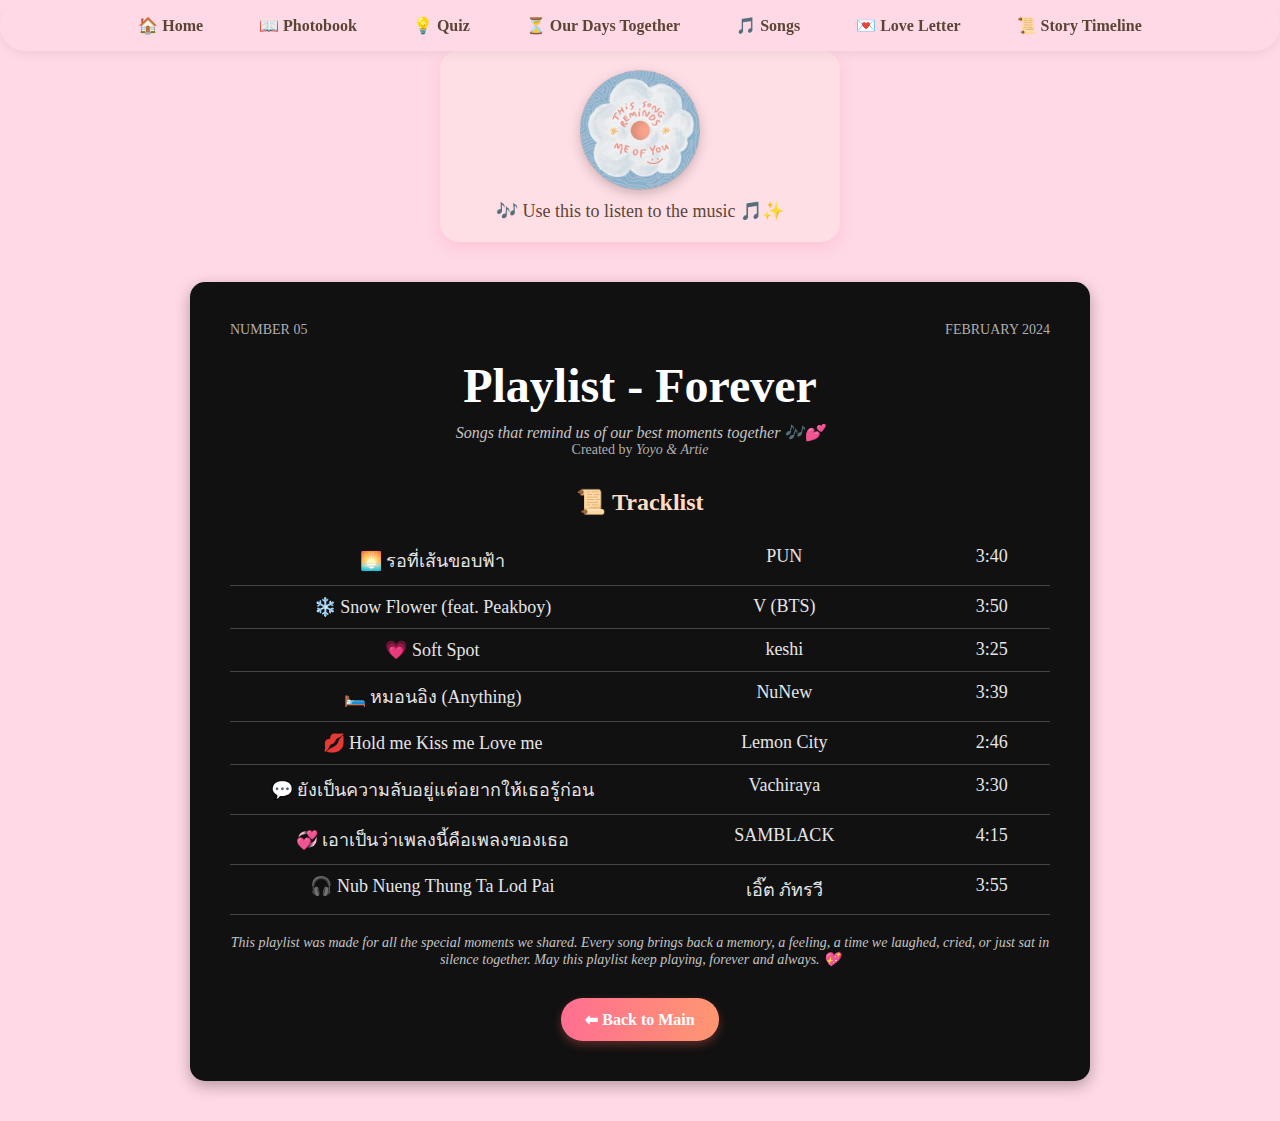
<file: pages/page5.html>
<!DOCTYPE html>
<html lang="en">
<head>
    <meta charset="UTF-8">
    <meta name="viewport" content="width=device-width, initial-scale=1.0">
    <title>🎶 Our Playlist</title>
    <link rel="stylesheet" href="../css/page5.css">
    
</head>
<body>

    <!-- Navigation Bar -->
    <nav class="navbar">
        <ul class="nav-links">
            <li><a href="../index.html">🏠 Home</a></li>
            <li><a href="page2.html">📖 Photobook</a></li>
            <li><a href="page3.html">💡 Quiz</a></li>
            <li><a href="page4.html">⏳ Our Days Together</a></li>
            <li><a href="page5.html">🎵 Songs</a></li>
            <li><a href="page6.html">💌 Love Letter</a></li>  
            <li><a href="page7.html">📜 Story Timeline</a></li>
        </ul>
    </nav>
    <div class="music-container">
        <div class="music-box">
            <img src="../images/Subject 5.png" alt="Use this to listen to music" class="music-image">
            <p class="music-text">🎶 Use this to listen to the music 🎵✨</p>
        </div>
    </div>
    <div class="playlist-container">
        <!-- Header -->
        <div class="playlist-header">
            <span class="issue">NUMBER 05</span>
            <span class="date">FEBRUARY 2024</span>
        </div>

        <!-- Playlist Title -->
        <h1 class="playlist-title">Playlist - Forever</h1>
        <p class="subtitle">Songs that remind us of our best moments together 🎶💕</p>
        <p class="editor">Created by <em>Yoyo & Artie</em></p>

        <!-- Song List -->
        <div class="playlist-content">
            <h2>📜 Tracklist</h2>
            <div class="playlist-table">
                <div class="song-row"><span>🌅 รอที่เส้นขอบฟ้า</span> <span>PUN</span> <span>3:40</span></div>
                <div class="song-row"><span>❄️ Snow Flower (feat. Peakboy)</span> <span>V (BTS)</span> <span>3:50</span></div>
                <div class="song-row"><span>💗 Soft Spot</span> <span>keshi</span> <span>3:25</span></div>
                <div class="song-row"><span>🛏️ หมอนอิง (Anything)</span> <span>NuNew</span> <span>3:39</span></div>
                <div class="song-row"><span>💋 Hold me Kiss me Love me</span> <span>Lemon City</span> <span>2:46</span></div>
                <div class="song-row"><span>💬 ยังเป็นความลับอยู่แต่อยากให้เธอรู้ก่อน</span> <span>Vachiraya</span> <span>3:30</span></div>
                <div class="song-row"><span>💞 เอาเป็นว่าเพลงนี้คือเพลงของเธอ</span> <span>SAMBLACK</span> <span>4:15</span></div>
                <div class="song-row"><span>🎧 Nub Nueng Thung Ta Lod Pai</span> <span>เอิ๊ต ภัทรวี</span> <span>3:55</span></div>
            </div>
        </div>

        <!-- Description -->
        <p class="playlist-description">
            This playlist was made for all the special moments we shared.  
            Every song brings back a memory, a feeling, a time we laughed, cried, or just sat in silence together.  
            May this playlist keep playing, forever and always. 💖
        </p>

        <!-- Back to Main -->
        <a href="../index.html" class="button back-button">⬅ Back to Main</a>
    </div>
    

</body>
</html>
</file>
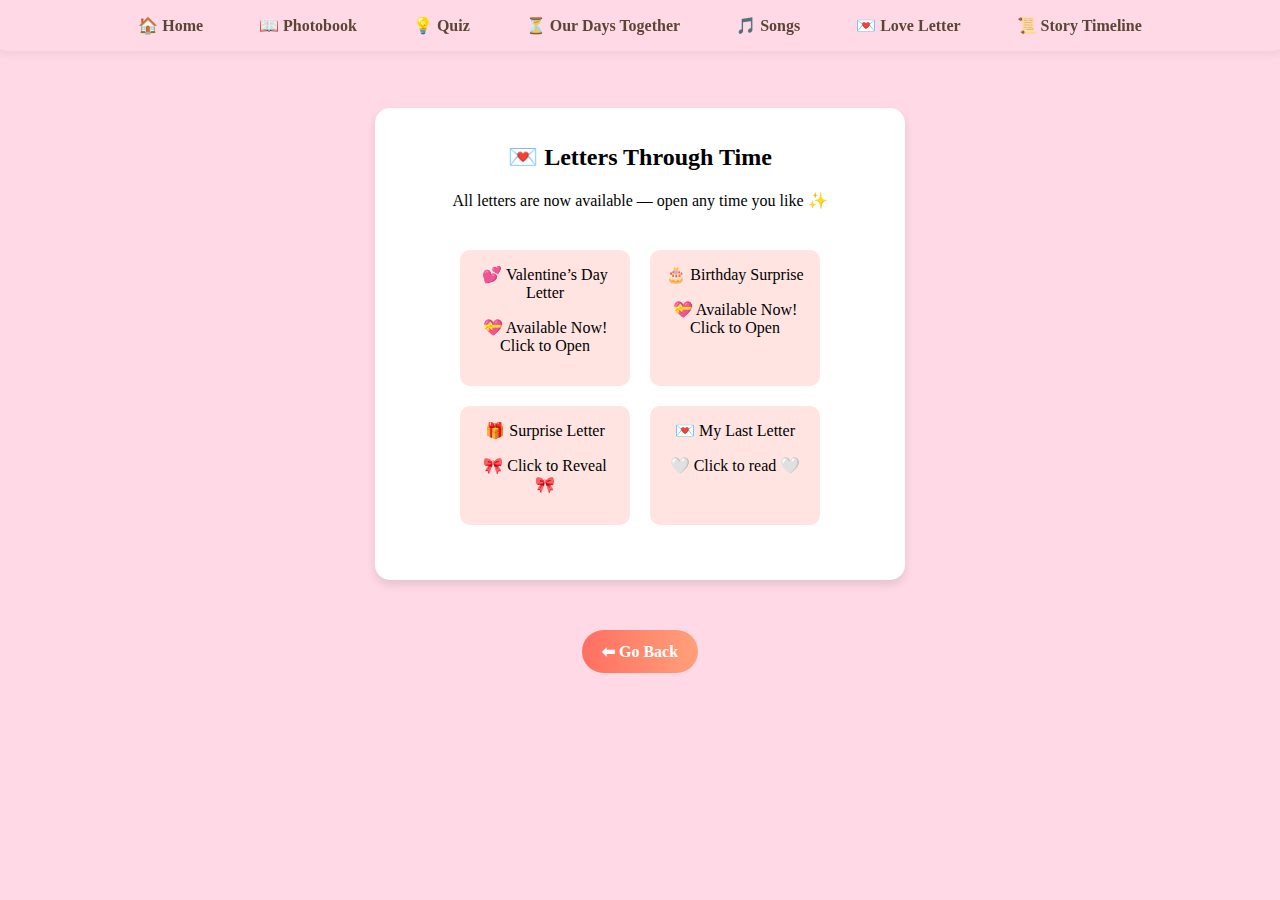
<file: pages/page6.html>
<!DOCTYPE html>
<html lang="en">
<head>
  <meta charset="UTF-8">
  <meta name="viewport" content="width=device-width, initial-scale=1.0">
  <title>Love Letters 💌</title>
  <link rel="stylesheet" href="../css/page6.css">
  <!-- JS หน้านี้ -->
  <script src="../js/page6.js" defer></script>
</head>
<body>

  <!-- 🌸 Navigation Bar -->
  <nav class="navbar">
    <ul class="nav-links">
      <li><a href="../index.html">🏠 Home</a></li>
      <li><a href="page2.html">📖 Photobook</a></li>
      <li><a href="page3.html">💡 Quiz</a></li>
      <li><a href="page4.html">⏳ Our Days Together</a></li>
      <li><a href="page5.html">🎵 Songs</a></li>
      <li><a href="page6.html">💌 Love Letter</a></li>
      <li><a href="page7.html">📜 Story Timeline</a></li>
    </ul>
  </nav>

  <!-- 💌 Letters Through Time -->
  <div class="section-box">
    <h2>💌 Letters Through Time</h2>
    <p class="section-subtitle">All letters are now available — open any time you like ✨</p>

    <div class="letter-box">

      <!-- Valentine's Day (available now) -->
      <div class="letter-card" id="valentineBox" data-target="valentineLetter">
        💕 Valentine’s Day Letter
        <p>💝 Available Now! Click to Open</p>
      </div>

      <!-- Birthday (available now) -->
      <div class="letter-card" id="birthdayBox" data-target="birthdayLetter">
        🎂 Birthday Surprise
        <p>💝 Available Now! Click to Open</p>
      </div>

      <!-- Surprise (available) -->
      <div class="letter-card" id="surpriseBox" data-target="surpriseLetter">
        🎁 Surprise Letter
        <p>🎀 Click to Reveal 🎀</p>
      </div>

      <!-- 🩷 My Last Letter (ใหม่ เปิดได้เลย) -->
      <div class="letter-card" id="lastLetterBox" data-target="lastLetter">
        💌 My Last Letter
        <p>🤍 Click to read 🤍</p>
      </div>

    </div>
  </div>

  <!-- 📜 Letters Content (ซ่อนอยู่, กดการ์ดถึงจะโชว์) -->
  <div id="valentineLetter" class="reveal-message">
    💌 “On this special day of love, I want you to know just how deeply I cherish you.
    You are my favorite part of every day. Happy Valentine’s Day, Artie. 💖✨” 💖
  </div>

  <div id="birthdayLetter" class="reveal-message">
    🎉 “Happy Birthday ,I hope I could be the present you truly cherish on your birthday this year.
    Thank you for being someone so special in my life. I wish you endless happiness and warmth,
    and I hope you always feel how deeply I care for you. No matter what happens, I’ve always been
    by your side — quietly cheering you on in your brightest moments and holding space for you
    during your hardest days. Just know that whenever you turn around, I’ll be right here.
    Love you the most my Teeruk ” 🎊
  </div>

  <div id="surpriseLetter" class="reveal-message">
    ✨ Life is full of unexpected surprises, but my favorite one has been you.
    Every day, I discover new reasons to love you even more 💌🌟
  </div>

  <!-- 🩷 My Last Letter Content -->
  <div id="lastLetter" class="reveal-message">

    🤍 “ข้อความสุดท้ายเเล้ว โหยวไม่เเน่ใจเลยว่าอ้าตจะได้อ่านมันมั้ยโหยวเขียนตอนที่เราเลิกกันได้สักพักแล้วสิ่งที่อยากจะบอกต่อจากนี้มาจากใจจิงนะคะ โหยวขอบคุณที่อ้าตผ่านเข้ามาในชีวิตได้ใช้เวลาร่วมกันเป็นความทรงจำที่ดีมากจริงๆโหยวสนุกมากและมีความสุขกับทุกช่วงเวลาที่อยู่กับยูขอบคุณที่เข้ามาสอนอะไรมากมายทำให้รู้จักรักในอีกรูปแบบนึงที่ไม่เคยรู้จักมาก่อน และขอโทษจากใจจริงๆถ้าที่ผ่านมาความรักหรือแม้แต่ความพยายามของโหยวทำร้ายอ้าตลงไป โหยวหวังดีและยังคงเป็นห่วงอ้าตอยู่เสมอถึงอ้าตจะไม่ได้อ่านข้อความนี้ก็ไม่เป็นไรเลยมันเเค่ติดอยุ่ในใจเพราะตอนที่เราเลิกกันตอนนั้นโหยวพูดอะไรไม่ออกเลยพูดไม่หมดความรู้สึกมันเยอะไปหมด โหยวขอให้อ้าตเจอคนที่เขาอดทน รับฟัง ใส่ใจ เข้าใจความเป็นอ้าตทั้งหมด พยยเพื่ออ้าตบ้าง เเละคงดีมากๆถ้าเขาทำได้ดีกว่าโหยว ขอให้เขาเกาหลังสบาย เกามือจนอ้าตหลับไป ทำข้าวอร่อย พกยาแก้ไมเกรนหรือสเปรย์พ่นจมูกให้อ้าตจะดีมากๆ อ้าตขี้หนาวมากๆหวังว่าเขาจะมีผ้าห่มติดรถ ปลอบอ้าตได้ในตอนที่อ้าตต้องการใครสักคน หวังว่าเขาจะรักอ้าตได้มากกว่าที่โหยวรัก แต่โหยวไม่ห่วงหรอกอ้าตเก่งจะตายยูคงเลือกคนคนนั้นได้ดีใช่มั้ย สุดท้ายเเล้ว ที่ผ่านมาโหยวตั้งใจรักยูมากจิงๆที่ยูสงสัยว่าโหยวรักอะไร โหยวแค่ค่อยๆรักยูไปทุกวันไม่เกี่ยวเลยว่าเพราะดูแลดีหรืออะไร โหยวแค่รักทั้งหมดเพราะงั้นอย่าสงสัยในความรักของโหยวเลยโหยวให้ยูทั้งหมดเท่าที่ตัวเองจะรักใครสักคนได้เเล้วจิงๆ  ของขวัญชิ้นสุดท้ายที่จะให้ได้โหยวได้ให้ยูไปแล้ว หวังว่าจะชอบอิสระที่มอบให้ คงไม่ได้อยุ่ข้างๆอีกต่อไปแล้วเเต่โหยวจะเฝ้ามองยูมีความสุขเสมอนะคะ โหยวมาบอกลาในฐานะคนรักอาจจะช้าไปหน่อยเเต่อย่างน้อยก้ได้พิมบอก บ้ายบายนะคะที่รัก   .” 🤍

    <!-- ตรงนี้แก้ข้อความเป็นเวอร์ชันจริงของน้องได้เลยนะคะ -->
  </div>

  <!-- 🔙 Go Back Button -->
  <a href="../index.html" class="button back-button">⬅ Go Back</a>

</body>
</html>
</file>
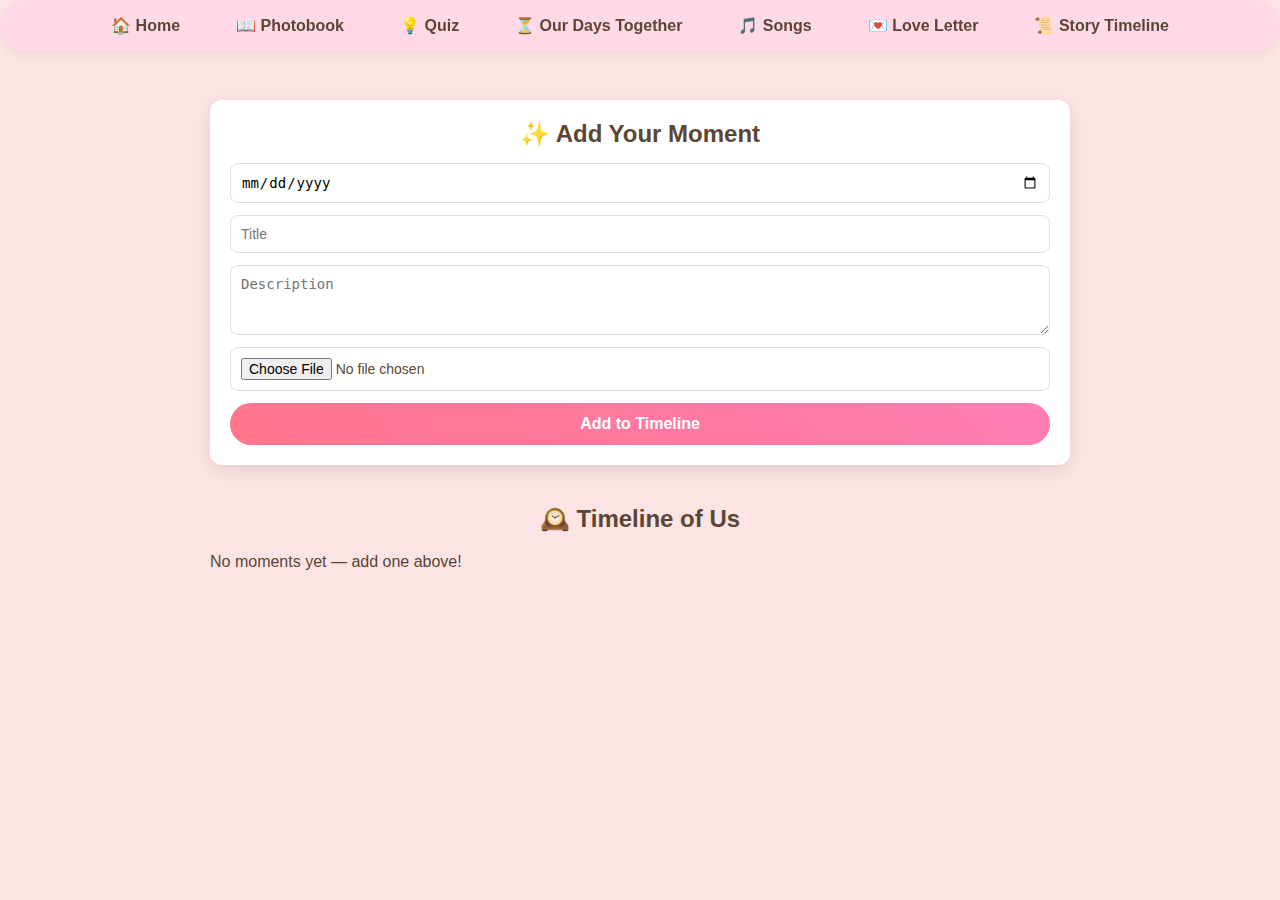
<file: pages/page7.html>
<!DOCTYPE html>
<html lang="en">
<head>
  <meta charset="UTF-8">
  <meta name="viewport" content="width=device-width, initial-scale=1">
  <title>📜 Story Timeline</title>
  <link rel="stylesheet" href="../css/page7.css">
</head>
<body>
  <!-- 🌸 Navigation Bar -->
  <nav class="navbar">
    <ul class="nav-links">
      <li><a href="../index.html">🏠 Home</a></li>
      <li><a href="page2.html">📖 Photobook</a></li>
      <li><a href="page3.html">💡 Quiz</a></li>
      <li><a href="page4.html">⏳ Our Days Together</a></li>
      <li><a href="page5.html">🎵 Songs</a></li>
      <li><a href="page6.html">💌 Love Letter</a></li>
      <li><a href="page7.html" class="active">📜 Story Timeline</a></li>
    </ul>
  </nav>

  <main class="timeline-page">
    <!-- ✨ Add Your Moment Form -->
    <section class="form-section">
      <h2>✨ Add Your Moment</h2>
      <form id="momentForm">
        <input type="date" id="mDate" required>
        <input type="text" id="mTitle" placeholder="Title" required>
        <textarea id="mDesc" placeholder="Description" rows="3"></textarea>
        <input type="file" id="mImage" acปcept="image/*">
        <button type="submit">Add to Timeline</button>
      </form>
    </section>

    <!-- 🕰️ Timeline Output -->
    <section class="timeline-section">
      <h2>🕰️ Timeline of Us</h2>
      <div id="timeline" class="timeline-container">
        <!-- JS injects .timeline-item cards here -->
      </div>
    </section>
  </main>

  <script src="../js/page7.js" defer></script>
</body>
</html>
</file>
<file: css/page5.css>
@import url('https://fonts.googleapis.com/css2?family=Dancing+Script:wght@500;600;700&display=swap');
/* 🌸 Fix background color */
body {
    background: #FFD9E6; /* Soft pink */
    color: #111; /* Dark text for contrast */
    font-family: 'Times New Roman', serif;
    margin: 0;
    padding: 0;
}

/* 🎶 Playlist Container - Adjust Position */
.playlist-container {
    background: #111;
    color: #E5E5E5;
    text-align: center;
    padding: 40px;
    max-width: 900px;
    margin: 40px auto; /* Reduce top margin to move it up */
    border-radius: 15px;
    box-shadow: 0 5px 15px rgba(0, 0, 0, 0.3);
}

/* 🎶 Playlist Header */
.playlist-header {
    display: flex;
    justify-content: space-between;
    font-size: 14px;
    color: #AFAFAF;
    margin-bottom: 20px;
}

/* ✨ Title & Description */
.playlist-title {
    font-size: 48px;
    font-weight: bold;
    color: #FFF;
    margin-bottom: 10px;
}

.subtitle {
    font-style: italic;
    font-size: 16px;
    color: #C4C4C4;
}

.editor {
    font-size: 14px;
    color: #AFAFAF;
}

/* 🎼 Tracklist Styling */
.playlist-content h2 {
    font-size: 24px;
    color: #FFDDC1;
    margin: 30px 0 10px;
}

/* 🎵 Song List */
.playlist-table {
    width: 100%;
    border-collapse: collapse;
    margin: 20px 0;
}

.song-row {
    display: grid;
    grid-template-columns: 2fr 1.5fr 0.5fr; /* Proper column width */
    gap: 15px;
    padding: 10px;
    border-bottom: 1px solid #444;
    font-size: 18px;
    color: #E5E5E5;
}

/* 🩷 Hover effect for each row */
.song-row:hover {
    background: rgba(255, 182, 193, 0.2);
    transition: 0.3s ease-in-out;
}

/* 📜 Description */
.playlist-description {
    font-size: 14px;
    color: #C4C4C4;
    font-style: italic;
    margin-top: 20px;
}

/* ⬅ Back Button */
.back-button {
    display: inline-block;
    padding: 10px 20px;
    background: linear-gradient(to right, #FF6F61, #FFA07A);
    color: white;
    text-decoration: none;
    border-radius: 5px;
    font-size: 16px;
    font-weight: bold;
    box-shadow: 0 5px 10px rgba(255, 105, 97, 0.3);
    transition: all 0.3s ease-in-out;
    margin-top: 20px;
}

.back-button:hover {
    background: linear-gradient(to right, #FFA07A, #FF6F61);
    transform: scale(1.05);
}
/* 🩷 Navigation Bar Styling */
/* General Navbar Styles */
/* 🌸 Navigation Bar */
.navbar {
    width: 100%;
    background: rgba(255, 204, 221, 0.9); /* Soft pastel pink */
    backdrop-filter: blur(10px);
    padding: 12px 0;
    border-radius: 12px;
    box-shadow: 0 4px 10px rgba(0, 0, 0, 0.1);
    text-align: center;
    position: fixed;
    top: 0;
    left: 50%;
    transform: translateX(-50%);
    max-width: 800px;
    z-index: 1000;
}

/* 🌸 Navigation Links */
.nav-links {
    list-style: none;
    padding: 0;
    margin: 0;
    display: flex;
    justify-content: space-around;
}

.nav-links li {
    display: inline;
}

.nav-links a {
    text-decoration: none;
    font-size: 14px;
    font-weight: bold;
    color: #5B4636;
    padding: 10px 15px;
    border-radius: 8px;
    transition: all 0.3s ease-in-out;
}

.nav-links a:hover {
    background: #ff6699;
    color: white;
}

/* 🌸 Responsive Navbar for Small Screens */
@media (max-width: 600px) {
    .navbar {
        max-width: 100%;
    }

    .nav-links {
        flex-direction: column;
        text-align: center;
    }

    .nav-links a {
        display: block;
        padding: 8px;
    }
}
/* 🌸 General Styling Fix */
* {
    margin: 0;
    padding: 0;
    box-sizing: border-box;
}

/* 🌸 Navbar Fix - Remove Extra Borders */
.navbar {
    border: none; /* Remove any extra border */
    box-shadow: 2px 4px 10px rgba(0, 0, 0, 0.1); /* Keep soft shadow */
}

/* 🌸 Fix for Sections - Remove Borders */
.section {
    border: none; /* Remove unnecessary borders */
    background: rgba(255, 250, 245, 0.98); /* Keep soft background */
    border-radius: 12px; /* Smooth rounded corners */
    box-shadow: 0 5px 15px rgba(0, 0, 0, 0.05); /* Keep soft effect */
}

/* 🌸 Remove Unwanted Borders in Images */
.image-frame img {
    border: none; /* Remove image borders */
    box-shadow: 0 5px 10px rgba(0, 0, 0, 0.1); /* Keep soft shadow */
}

/* 🌸 Remove Any Double Borders on Buttons */
.button {
    border: none; /* Remove any default border */
    box-shadow: 0 5px 10px rgba(255, 105, 97, 0.3); /* Keep cute soft shadow */
}
/* 🎶 Cute Music Listen Section */
.music-listen-container {
    display: flex;
    flex-direction: column;
    align-items: center;
    justify-content: center;
    margin: 50px 0;
}

/* 💖 Soft Rounded Card */
.music-card {
    background: rgba(255, 223, 229, 0.8); /* Soft pastel pink */
    padding: 20px;
    border-radius: 20px;
    box-shadow: 0 5px 10px rgba(255, 150, 180, 0.3);
    display: flex;
    flex-direction: column;
    align-items: center;
    text-align: center;
    width: 250px;
}

/* 🎡 Spinning Vinyl Effect */
.music-image {
    width: 140px; /* Adjust size */
    height: auto;
    animation: spin 5s linear infinite; /* 🎵 Auto-spin effect */
    margin-bottom: 10px;
    filter: drop-shadow(0 4px 6px rgba(0, 0, 0, 0.2));
}

/* ✨ Spinning Animation */
@keyframes spin {
    from { transform: rotate(0deg); }
    to { transform: rotate(360deg); }
}

/* 🌸 Cute Handwritten Font */
.music-text {
    font-family: 'Pacifico', cursive;
    font-size: 18px;
    color: #5B4636;
    text-align: center;
}

/* 🎼 Music Listening Section - Adjust Spacing */
.music-container {
    display: flex;
    justify-content: center;
    align-items: center;
    margin-top: 50px; /* Adjust this value to move it down */
    margin-bottom: 20px;
}

/* 🌸 Rounded Music Card */
.music-box {
    background: rgba(255, 223, 229, 0.9); /* Soft pastel pink */
    padding: 20px;
    border-radius: 20px;
    box-shadow: 0 5px 15px rgba(255, 150, 180, 0.3);
    text-align: center;
    width: 400px; /* Same width as playlist */
    display: flex;
    flex-direction: column;
    align-items: center;
}

/* 🎡 Vinyl Record Effect */
.music-image {
    width: 120px;
    height: auto;
    animation: spin 7s linear infinite;
    margin-bottom: 10px;
    transition: transform 0.3s ease-in-out;
}

/* 🎶 Hover Effect */
.music-image:hover {
    transform: scale(1.1) rotate(10deg);
}

/* ✨ Spinning Animation */
@keyframes spin {
    from { transform: rotate(0deg); }
    to { transform: rotate(360deg); }
}

/* 🎵 Cute Handwritten Font */
.music-text {
    font-family: 'Pacifico', cursive;
    font-size: 18px;
    color: #5B4636;
    text-align: center;
}
/* 🌸 Side-Aligned Music Listening Section */
.music-inline {
    display: flex;
    align-items: center;
    justify-content: center;
    margin-bottom: 20px;
    gap: 15px;
}

/* 🎶 Smaller Vinyl Image */
.music-inline img {
    width: 80px;
    animation: spin 6s linear infinite;
}

/* ✨ Cute Handwritten Font */
.music-inline p {
    font-family: 'Pacifico', cursive;
    font-size: 16px;
    color: #5B4636;
}
.back-button {
    display: inline-block;
    margin-top: 30px;
    padding: 12px 24px;
    font-size: 16px;
    font-weight: bold;
    color: white;
    background: linear-gradient(to right, #FF6F91, #FF9671);
    text-decoration: none;
    border-radius: 25px;
    box-shadow: 0 4px 10px rgba(255, 105, 97, 0.3);
    transition: all 0.3s ease-in-out;
}
.navbar {
    width: 100%;
    background: rgba(255, 204, 221, 0.9); /* Soft pastel pink */
    backdrop-filter: blur(10px);
    padding: 12px 0;
    border-radius: 12px;
    box-shadow: 0 4px 10px rgba(0, 0, 0, 0.1);
    text-align: center;
    position: fixed;
    top: 0;
    left: 50%;
    transform: translateX(-50%);
    max-width: 800px;
    z-index: 1000;
}

.nav-links {
    list-style: none;
    padding: 0;
    margin: 0;
    display: flex;
    justify-content: space-around;
}

.nav-links li {
    display: inline;
}

.nav-links a {
    text-decoration: none;
    font-size: 14px;
    font-weight: bold;
    color: #5B4636;
    padding: 10px 15px;
    border-radius: 8px;
    transition: all 0.3s ease-in-out;
}

.nav-links a:hover {
    background: #ff6699;
    color: white;
}

/* 🟪 Navbar Container */
.navbar {
    background: #FFD9E6;               /* soft pink background */
    padding: 0.5rem 1rem;              /* vertical + horizontal padding */
    border-radius: 2rem;               /* big pill shape */
    max-width: 100%;                   /* full-width container */
    box-shadow: 0 4px 10px rgba(0,0,0,0.05);
    margin: 0 auto 2rem;               /* center & give bottom space */
  }
  
  /* 🔳 Nav List */
  .nav-links {
    list-style: none;
    margin: 0;
    padding: 0;
    display: flex;
    justify-content: center;           /* center items */
    flex-wrap: wrap;                   /* if screen is narrow, wrap */
    gap: 1.5rem;                       /* space between buttons */
  }
  
  /* 🔗 Links */
  .nav-links a {
    display: inline-flex;
    align-items: center;
    gap: 0.4rem;                       /* small space between icon & text */
    text-decoration: none;
    color: #5B4636;                    /* dark accent color */
    font-weight: 600;
    font-size: 1rem;
    padding: 0.5rem 1rem;              /* button padding */
    border-radius: 1rem;               /* pill-shaped buttons */
    transition: background 0.25s, transform 0.15s;
  }
  
  /* 🎨 Hover / Active States */
  .nav-links a:hover,
  .nav-links a:focus {
    background: rgba(255,102,153,0.2);
    transform: translateY(-1px);
  }
  
  /* 📱 Responsive tweak (optional) */
  @media (max-width: 600px) {
    .nav-links {
      gap: 0.8rem;
    }
    .nav-links a {
      padding: 0.4rem 0.8rem;
      font-size: 0.9rem;
    }
  }
</file>
<file: css/page6.css>
/* 🎀 Page Background */
body {
    background: #FFD9E6;
    font-family: 'Dancing Script';
    text-align: center;
    padding-top: 80px;
}

/* 📅 Section Box Styling */
.section-box {
    background: #fff;
    padding: 15px;
    border-radius: 15px;
    box-shadow: 0 5px 10px rgba(0, 0, 0, 0.1);
    margin: 20px auto;
    max-width: 500px;
}

/* ✨ Letter Box Styling */
.letter-box {
    display: flex;
    justify-content: space-between;
    gap: 15px;
    padding: 20px;
    margin: 20px auto;
    max-width: 600px;
}

/* 💌 Letter Card */
.letter-card {
    background: #FFE4E1;
    padding: 15px;
    border-radius: 10px;
    text-align: center;
    cursor: pointer;
    transition: 0.3s ease-in-out;
}

.letter-card:hover {
    background: #FFC0CB;
    transform: scale(1.05);
}

/* 📜 Hidden Letters */
.hidden {
    display: none;
    opacity: 0;
    transform: translateY(20px);
    transition: opacity 0.5s ease-in-out, transform 0.5s ease-in-out;
}

/* 📜 Auto-Pop Up Letters */
.auto-popup {
    display: block !important;
    opacity: 1 !important;
    transform: translateY(0px) !important;
}

/* 💕 Go Back Button */
#goBackButton {
    background: linear-gradient(to right, #ff6f61, #ffa07a);
    color: white;
    text-decoration: none;
    border-radius: 25px;
    padding: 12px 20px;
    font-size: 16px;
    font-weight: bold;
    display: block;
    width: 200px;
    margin: 30px auto;
    text-align: center;
    transition: 0.3s ease-in-out;
}

#goBackButton:hover {
    background: linear-gradient(to right, #ffa07a, #ff6f61);
    transform: scale(1.05);
}
/* 🌸 Navigation Bar */
.navbar {
    width: 100%;
    background: rgba(255, 204, 221, 0.9); /* Soft pastel pink */
    backdrop-filter: blur(10px);
    padding: 12px 0;
    border-radius: 12px;
    box-shadow: 0 4px 10px rgba(0, 0, 0, 0.1);
    text-align: center;
    position: fixed;
    top: 0;
    left: 50%;
    transform: translateX(-50%);
    max-width: 800px;
    z-index: 1000;
}

/* 🌸 Navigation Links */
.nav-links {
    list-style: none;
    padding: 0;
    margin: 0;
    display: flex;
    justify-content: space-around;
}

.nav-links li {
    display: inline;
}

.nav-links a {
    text-decoration: none;
    font-size: 14px;
    font-weight: bold;
    color: #5B4636;
    padding: 10px 15px;
    border-radius: 8px;
    transition: all 0.3s ease-in-out;
}

.nav-links a:hover {
    background: #ff6699;
    color: white;
}
/* 🎀 Page Background */
body {
    background: #FFD9E6;
    font-family: 'Dancing Script';
    text-align: center;
    padding-top: 80px;
}

/* 📅 Section Box Styling */
.section-box {
    background: #fff;
    padding: 15px;
    border-radius: 15px;
    box-shadow: 0 5px 10px rgba(0, 0, 0, 0.1);
    margin: 20px auto;
    max-width: 500px;
}

/* 💌 Letter Box Styling */
.letter-box {
    display: flex;
    justify-content: center;
    gap: 20px;
    padding: 20px;
    margin: 20px auto;
    max-width: 700px;
}

/* 📜 Letter Cards */
.letter-card {
    background: #FFE4E1;
    padding: 15px;
    border-radius: 10px;
    text-align: center;
    cursor: pointer;
    transition: 0.3s ease-in-out;
}

/* 🔒 Locked Letters (Greyed Out) */
.letter-card.locked {
    opacity: 0.5;
    pointer-events: none;
}

/* 📜 Hidden Letters */
.hidden {
    display: none;
    opacity: 0;
    transform: translateY(20px);
    transition: opacity 0.5s ease-in-out, transform 0.5s ease-in-out;
}

/* 📜 Auto-Pop Up Letters */
.auto-popup {
    display: block !important;
    opacity: 1 !important;
    transform: translateY(0px) !important;
}

/* 💌 Reveal Animation */
.reveal-message {
    background: #FFF5F8;
    padding: 15px;
    border-radius: 10px;
    box-shadow: 0 5px 10px rgba(0, 0, 0, 0.1);
    margin-top: 20px;
    font-size: 18px;
    opacity: 0;
    transform: translateY(10px);
    transition: opacity 0.5s ease-in-out, transform 0.5s ease-in-out;
}

/* 🎀 Make it appear smoothly */
.reveal-message.show {
    opacity: 1;
    transform: translateY(0px);
}

/* 💕 Go Back Button */
#goBackButton {
    background: linear-gradient(to right, #ff6f61, #ffa07a);
    color: white;
    text-decoration: none;
    border-radius: 25px;
    padding: 12px 20px;
    font-size: 16px;
    font-weight: bold;
    display: block;
    width: 200px;
    margin: 30px auto;
    text-align: center;
    transition: 0.3s ease-in-out;
}

#goBackButton:hover {
    background: linear-gradient(to right, #ffa07a, #ff6f61);
    transform: scale(1.05);
}
.locked {
    opacity: 0.5;
    pointer-events: none; /* Prevent clicking */
}
/* 🌸 Base & Navbar – keep as you have */
body {
    background: #FFD9E6;
    font-family: 'Dancing Script';
    text-align: center;
    padding-top: 80px;
  }
  .navbar { /* … your existing navbar styles … */ }
  
  /* 📅 Section Box */
  .section-box {
    background: #fff;
    margin: 20px auto;
    padding: 15px;
    border-radius: 15px;
    box-shadow: 0 5px 10px rgba(0,0,0,0.1);
    max-width: 500px;
  }
  
  /* 💌 Letters Grid */
  .letter-box {
    display: flex;
    flex-wrap: wrap;
    justify-content: center;
    gap: 20px;
    margin: 20px auto;
    max-width: 800px;
  }
  
  /* 📜 Letter Cards */
  .letter-card {
    background: #FFE4E1;
    padding: 15px;
    border-radius: 10px;
    width: 140px;
    cursor: pointer;
    transition: transform 0.3s, background 0.3s;
  }
  .letter-card:hover:not(.locked) {
    background: #FFC0CB;
    transform: scale(1.05);
  }
  .letter-card.locked {
    opacity: 0.5;
    pointer-events: none;
  }
  
  /* 📜 Hidden Messages */
  .hidden {
    display: none;
    opacity: 0;
    transform: translateY(20px);
    transition: opacity 0.5s, transform 0.5s;
  }
  .reveal-message {
    background: #FFF5F8;
    margin: 10px auto;
    padding: 15px;
    border-radius: 10px;
    max-width: 600px;
    font-size: 1rem;
    opacity: 0;
    transform: translateY(20px);
  }
  .reveal-message.show {
    display: block;
    opacity: 1;
    transform: translateY(0);
  }
  
  /* 🔙 Back Button */
  .back-button {
    display: inline-block;
    margin: 30px auto;
    padding: 12px 20px;
    background: linear-gradient(to right,#FF6F61,#FFA07A);
    color: white;
    text-decoration: none;
    border-radius: 25px;
    font-weight: bold;
    transition: transform 0.3s;
  }
  .back-button:hover {
    transform: scale(1.05);
  }
  .navbar {
    width: 100%;
    background: rgba(255, 204, 221, 0.9); /* Soft pastel pink */
    backdrop-filter: blur(10px);
    padding: 12px 0;
    border-radius: 12px;
    box-shadow: 0 4px 10px rgba(0, 0, 0, 0.1);
    text-align: center;
    position: fixed;
    top: 0;
    left: 50%;
    transform: translateX(-50%);
    max-width: 800px;
    z-index: 1000;
}

.nav-links {
    list-style: none;
    padding: 0;
    margin: 0;
    display: flex;
    justify-content: space-around;
}

.nav-links li {
    display: inline;
}

.nav-links a {
    text-decoration: none;
    font-size: 14px;
    font-weight: bold;
    color: #5B4636;
    padding: 10px 15px;
    border-radius: 8px;
    transition: all 0.3s ease-in-out;
}

.nav-links a:hover {
    background: #ff6699;
    color: white;
}

/* 🟪 Navbar Container */
.navbar {
    background: #FFD9E6;               /* soft pink background */
    padding: 0.5rem 1rem;              /* vertical + horizontal padding */
    border-radius: 2rem;               /* big pill shape */
    max-width: 100%;                   /* full-width container */
    box-shadow: 0 4px 10px rgba(0,0,0,0.05);
    margin: 0 auto 2rem;               /* center & give bottom space */
  }
  
  /* 🔳 Nav List */
  .nav-links {
    list-style: none;
    margin: 0;
    padding: 0;
    display: flex;
    justify-content: center;           /* center items */
    flex-wrap: wrap;                   /* if screen is narrow, wrap */
    gap: 1.5rem;                       /* space between buttons */
  }
  
  /* 🔗 Links */
  .nav-links a {
    display: inline-flex;
    align-items: center;
    gap: 0.4rem;                       /* small space between icon & text */
    text-decoration: none;
    color: #5B4636;                    /* dark accent color */
    font-weight: 600;
    font-size: 1rem;
    padding: 0.5rem 1rem;              /* button padding */
    border-radius: 1rem;               /* pill-shaped buttons */
    transition: background 0.25s, transform 0.15s;
  }
  
  /* 🎨 Hover / Active States */
  .nav-links a:hover,
  .nav-links a:focus {
    background: rgba(255,102,153,0.2);
    transform: translateY(-1px);
  }
  
  /* 📱 Responsive tweak (optional) */
  @media (max-width: 600px) {
    .nav-links {
      gap: 0.8rem;
    }
    .nav-links a {
      padding: 0.4rem 0.8rem;
      font-size: 0.9rem;
    }
  }
  /* 🤝 Reminder Section */
.section.reminder {
    background: #FFF5F8;
    padding: 30px 20px;
    border-radius: 15px;
    box-shadow: 0 5px 15px rgba(0,0,0,0.1);
    margin: 20px auto;
    max-width: 700px;
    text-align: center;
  }
  .section.reminder h2 {
    margin-bottom: 15px;
    font-size: 1.5rem;
    color: #5B4636;
  }
  .reminder-text {
    font-size: 1.1rem;
    line-height: 1.4;
    color: #5B4636;
    margin-bottom: 20px;
  }
  /* hidden by default */
  .hidden {
    display: none;
  }
  /* button */
  .reminder-btn {
    background: linear-gradient(to right, #FF6F61, #FFA07A);
    color: white;
    border: none;
    padding: 12px 24px;
    border-radius: 25px;
    font-size: 1rem;
    font-weight: bold;
    cursor: pointer;
    transition: transform 0.2s ease-in-out;
  }
  .reminder-btn:hover {
    transform: scale(1.05);
  }
/* make sure the parent can position children absolutely */
.sticker-frame {
    position: relative;
    margin: 2rem auto;
    padding: 2rem;
    background: var(--cream);
    border-radius: 1rem;
    box-shadow: 0 6px 20px rgba(0,0,0,0.1);
  }
  
  /* left sticker */
  .sticker-frame::before {
    content: "";
    position: absolute;
    top: 1rem;
    left: -3rem;
    width: 80px;      /* adjust size */
    height: 80px;
    background: url("../images/Subject 5.png") no-repeat center/contain;
    transform: rotate(-10deg);
  }
  
  /* right sticker */
  .sticker-frame::after {
    content: "";
    position: absolute;
    top: 1.5rem;
    right: -3rem;
    width: 70px;      /* adjust size */
    height: 70px;
    background: url("../images/sticker-right.png") no-repeat center/contain;
    transform: rotate( 12deg);
  }

  .reveal-message {
    display: none;
    margin-top: 40px;     /* ขยับขึ้นลงตรงนี้ */
    margin-bottom: 80px;  /* กันไม่ให้ติดขอบล่าง */
    text-align: center;
    font-size: 1.05rem;
    line-height: 1.8;
    padding: 20px 25px;
    background: white;
    border-radius: 12px;
    width: 80%;
    max-width: 700px;
    margin-left: auto;
    margin-right: auto;
    box-shadow: 0 4px 10px rgba(0,0,0,0.08);
  }
</file>
<file: css/page7.css>
/* page7.css */
/* reset */
* { box-sizing: border-box; margin:0; padding:0; }

/* ✨ Body */
body {
  background: #fde4e4;
  font-family: 'Poppins', sans-serif;
  color: #5B4636;
}
main.timeline-page {
  padding: 100px 20px 40px;
  max-width: 900px;
  margin: 0 auto;
}

.navbar {
    width: 100%;
    background: rgba(255, 204, 221, 0.9); /* Soft pastel pink */
    backdrop-filter: blur(10px);
    padding: 12px 0;
    border-radius: 12px;
    box-shadow: 0 4px 10px rgba(0, 0, 0, 0.1);
    text-align: center;
    position: fixed;
    top: 0;
    left: 50%;
    transform: translateX(-50%);
    max-width: 800px;
    z-index: 1000;
}

.nav-links {
    list-style: none;
    padding: 0;
    margin: 0;
    display: flex;
    justify-content: space-around;
}

.nav-links li {
    display: inline;
}

.nav-links a {
    text-decoration: none;
    font-size: 14px;
    font-weight: bold;
    color: #5B4636;
    padding: 10px 15px;
    border-radius: 8px;
    transition: all 0.3s ease-in-out;
}

.nav-links a:hover {
    background: #ff6699;
    color: white;
}

/* 🖋️ Form */
.form-section {
  background:#fff;
  padding:20px;
  border-radius:12px;
  box-shadow:0 5px 15px rgba(0,0,0,0.1);
  margin-bottom:40px;
}
.form-section h2 {
  text-align:center;
  margin-bottom:15px;
  font-size:24px;
}
#momentForm {
  display:grid;
  gap:12px;
}
#momentForm input[type="date"],
#momentForm input[type="text"],
#momentForm textarea,
#momentForm input[type="file"] {
  width:100%; padding:10px; border:1px solid #ddd;
  border-radius:8px; font-size:14px;
}
#momentForm button {
  background: linear-gradient(45deg,#ff758c,#ff7eb3);
  border:none; color:#fff; padding:12px;
  font-size:16px; font-weight:600; border-radius:25px;
  cursor:pointer; transition:0.2s;
}
#momentForm button:hover {
  transform:scale(1.03);
}

/* 🕰️ Timeline */
.timeline-section h2 {
  text-align:center;
  margin-bottom:20px;
  font-size:24px;
}
.timeline-container {
  display:flex;
  overflow-x:auto;
  gap:16px;
  padding-bottom:10px;
}
.timeline-container::-webkit-scrollbar {
  height:6px;
}
.timeline-container::-webkit-scrollbar-thumb {
  background:rgba(0,0,0,0.2);
  border-radius:3px;
}

/* 📦 Timeline Item */
.timeline-item {
  min-width:250px;
  background:#fff;
  border-radius:12px;
  box-shadow:0 4px 12px rgba(0,0,0,0.1);
  overflow:hidden;
  flex-shrink:0;
  position:relative;
}
.timeline-item img {
  width:100%; height:150px; object-fit:cover;
}
.timeline-item .no-img {
  width:100%; height:150px;
  display:flex; align-items:center; justify-content:center;
  font-size:24px; color:#ccc;
}
.timeline-item .info {
  padding:12px;
}
.timeline-item .info h3 {
  font-size:18px; margin-bottom:4px;
}
.timeline-item .info time {
  display:block; font-size:12px; color:#888;
  margin-bottom:8px;
}
.timeline-item .info p {
  font-size:14px; line-height:1.4;
}

/* ⚙️ Actions (Edit/Delete) */
.timeline-item .actions {
  display:flex; justify-content:flex-end; gap:8px;
  padding:0 12px 12px;
}
.timeline-item .actions button {
  background:none; border:none; cursor:pointer; font-size:16px;
}
.timeline-item .actions .edit-btn { color:#1e88e5; }
.timeline-item .actions .delete-btn { color:#e53935; }

/* 📝 Inline Edit Form */
.edit-form {
  padding:12px;
}
.edit-form input,
.edit-form textarea {
  width:100%; margin-bottom:8px;
  padding:6px; border:1px solid #ddd; border-radius:6px;
}
.edit-form .save-btn,
.edit-form .cancel-btn {
  padding:6px 12px; border:none; border-radius:6px;
  color:#fff; margin-right:8px; cursor:pointer;
}
.edit-form .save-btn { background:#4caf50; }
.edit-form .cancel-btn { background:#f44336; }

/* 🟪 Navbar Container */
.navbar {
    background: #FFD9E6;               /* soft pink background */
    padding: 0.5rem 1rem;              /* vertical + horizontal padding */
    border-radius: 2rem;               /* big pill shape */
    max-width: 100%;                   /* full-width container */
    box-shadow: 0 4px 10px rgba(0,0,0,0.05);
    margin: 0 auto 2rem;               /* center & give bottom space */
  }
  
  /* 🔳 Nav List */
  .nav-links {
    list-style: none;
    margin: 0;
    padding: 0;
    display: flex;
    justify-content: center;           /* center items */
    flex-wrap: wrap;                   /* if screen is narrow, wrap */
    gap: 1.5rem;                       /* space between buttons */
  }
  
  /* 🔗 Links */
  .nav-links a {
    display: inline-flex;
    align-items: center;
    gap: 0.4rem;                       /* small space between icon & text */
    text-decoration: none;
    color: #5B4636;                    /* dark accent color */
    font-weight: 600;
    font-size: 1rem;
    padding: 0.5rem 1rem;              /* button padding */
    border-radius: 1rem;               /* pill-shaped buttons */
    transition: background 0.25s, transform 0.15s;
  }
  
  /* 🎨 Hover / Active States */
  .nav-links a:hover,
  .nav-links a:focus {
    background: rgba(255,102,153,0.2);
    transform: translateY(-1px);
  }
  
  /* 📱 Responsive tweak (optional) */
  @media (max-width: 600px) {
    .nav-links {
      gap: 0.8rem;
    }
    .nav-links a {
      padding: 0.4rem 0.8rem;
      font-size: 0.9rem;
    }
  }
</file>
